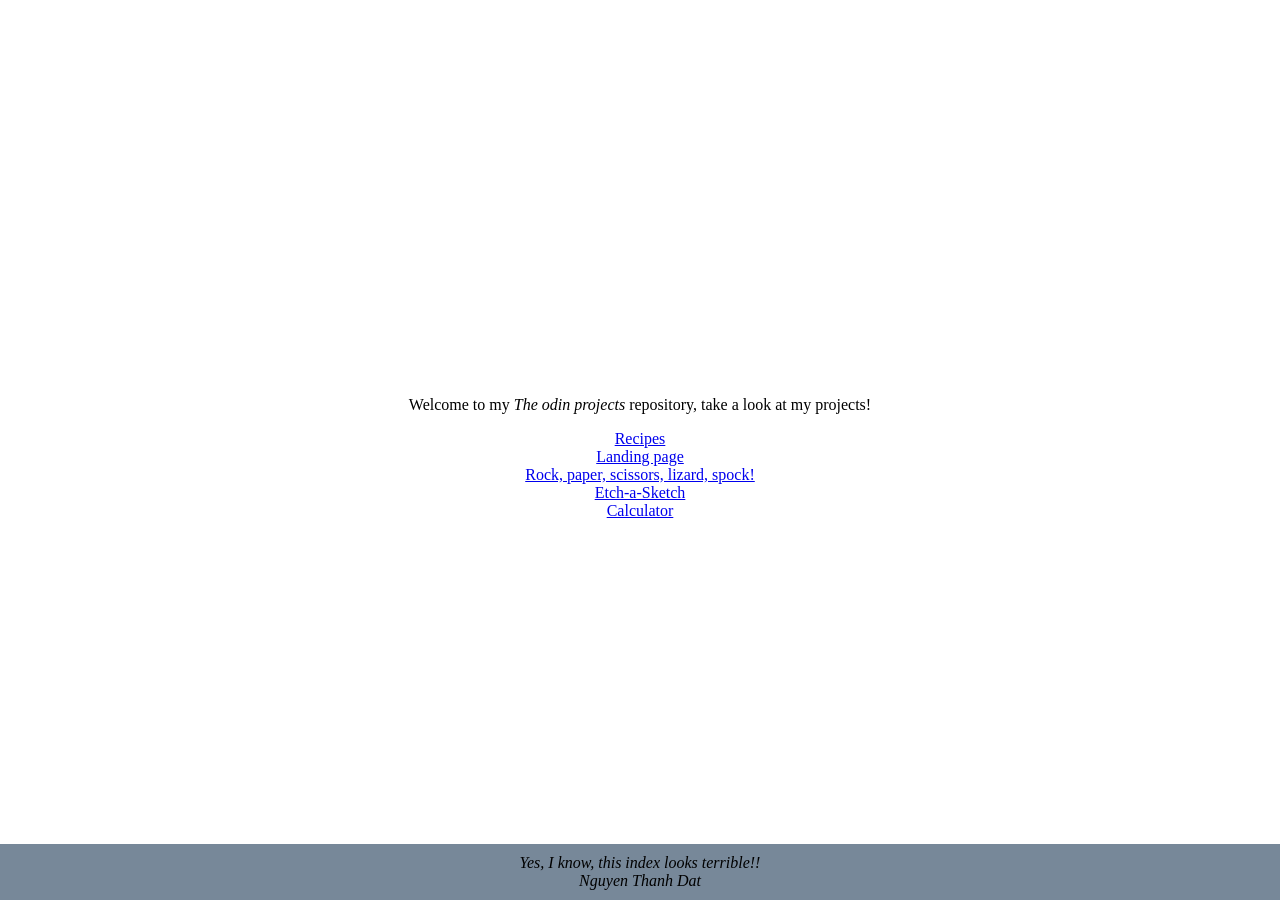
<file: index.html>
<!DOCTYPE html>
<html lang="en">
    <head>
        <meta charset="UTF-8">
        <title>The Odin Project Repository</title>
        
        <link rel="stylesheet" href="styles.css">
    </head>

    <body>
        <div id="container">
            <p>Welcome to my <em>The odin projects</em> repository, take a look at my projects!</p>

            <a href="01-recipes/index.html">Recipes</a>
            <a href="02-landing-page/index.html">Landing page</a>
            <a href="03-rock-paper-scissors-lizard-spock/index.html">Rock, paper, scissors, lizard, spock!</a>
            <a href="04-etch-a-sketch/index.html">Etch-a-Sketch</a>
            <a href="05-calculator/index.html">Calculator</a>
        </div>

        <footer>
            <div id="footer-container">
                <div><em>Yes, I know, this index looks terrible!!</em></div>
                <div><em>Nguyen Thanh Dat</em></div>
            </div>
        </footer>
    </body>
</html>
</file>
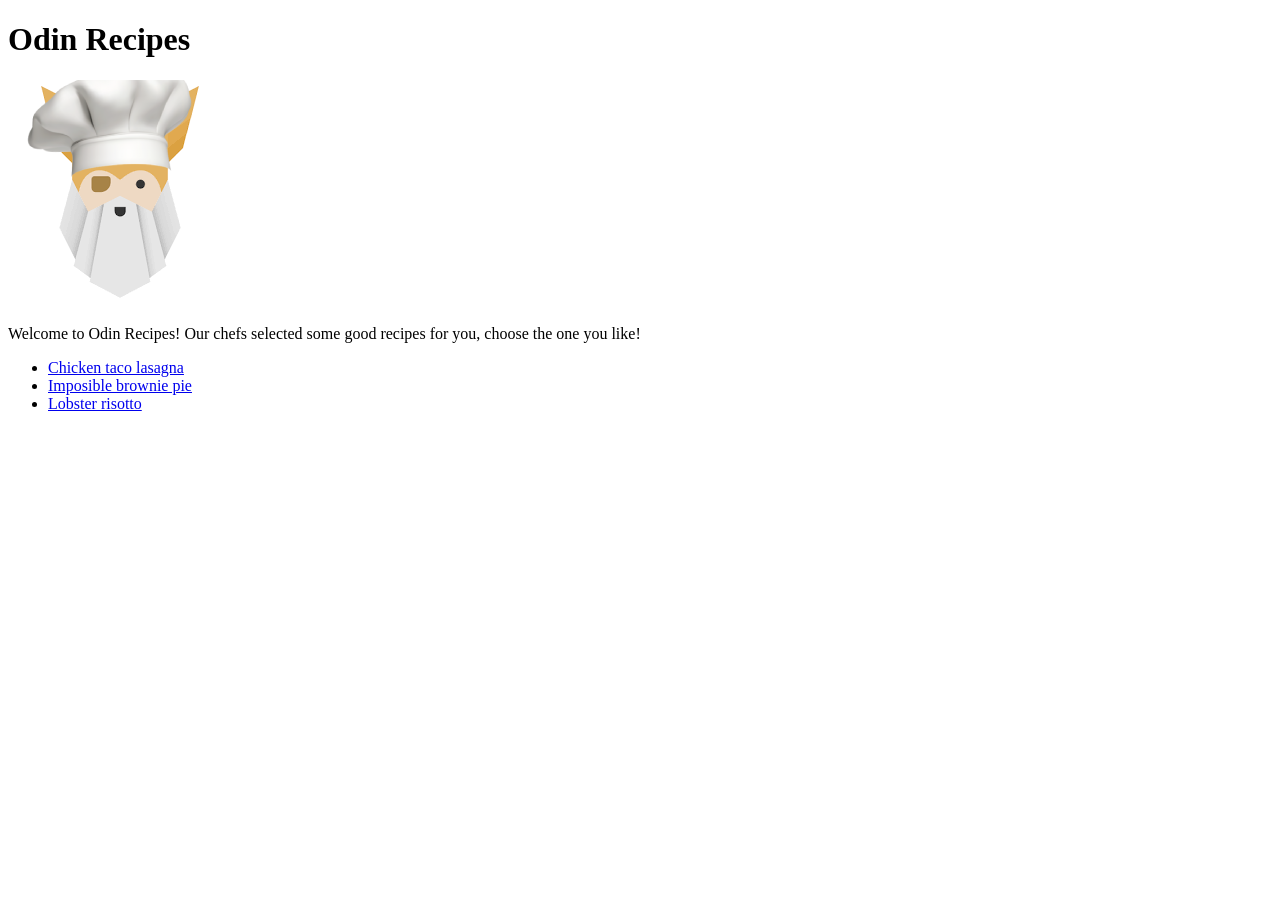
<file: 01-recipes/index.html>
<!DOCTYPE html>
<html lang="en">
    <head>
        <meta charset="UTF-8">
        <title>Odin Recipes</title>
    </head>
    <body>
        <h1>Odin Recipes</h1>

        <img src="logo.png">
        <p>Welcome to Odin Recipes! Our chefs selected some good recipes for you, choose the one you like!</p>

        <ul>
            <li><a href="recipes/lasagna.html">Chicken taco lasagna</a></li>
            <li><a href="recipes/brownie-pie.html">Imposible brownie pie</a></li>
            <li><a href="recipes/risotto.html">Lobster risotto</a></li>
        </ul>
    </body>
</html>
</file>
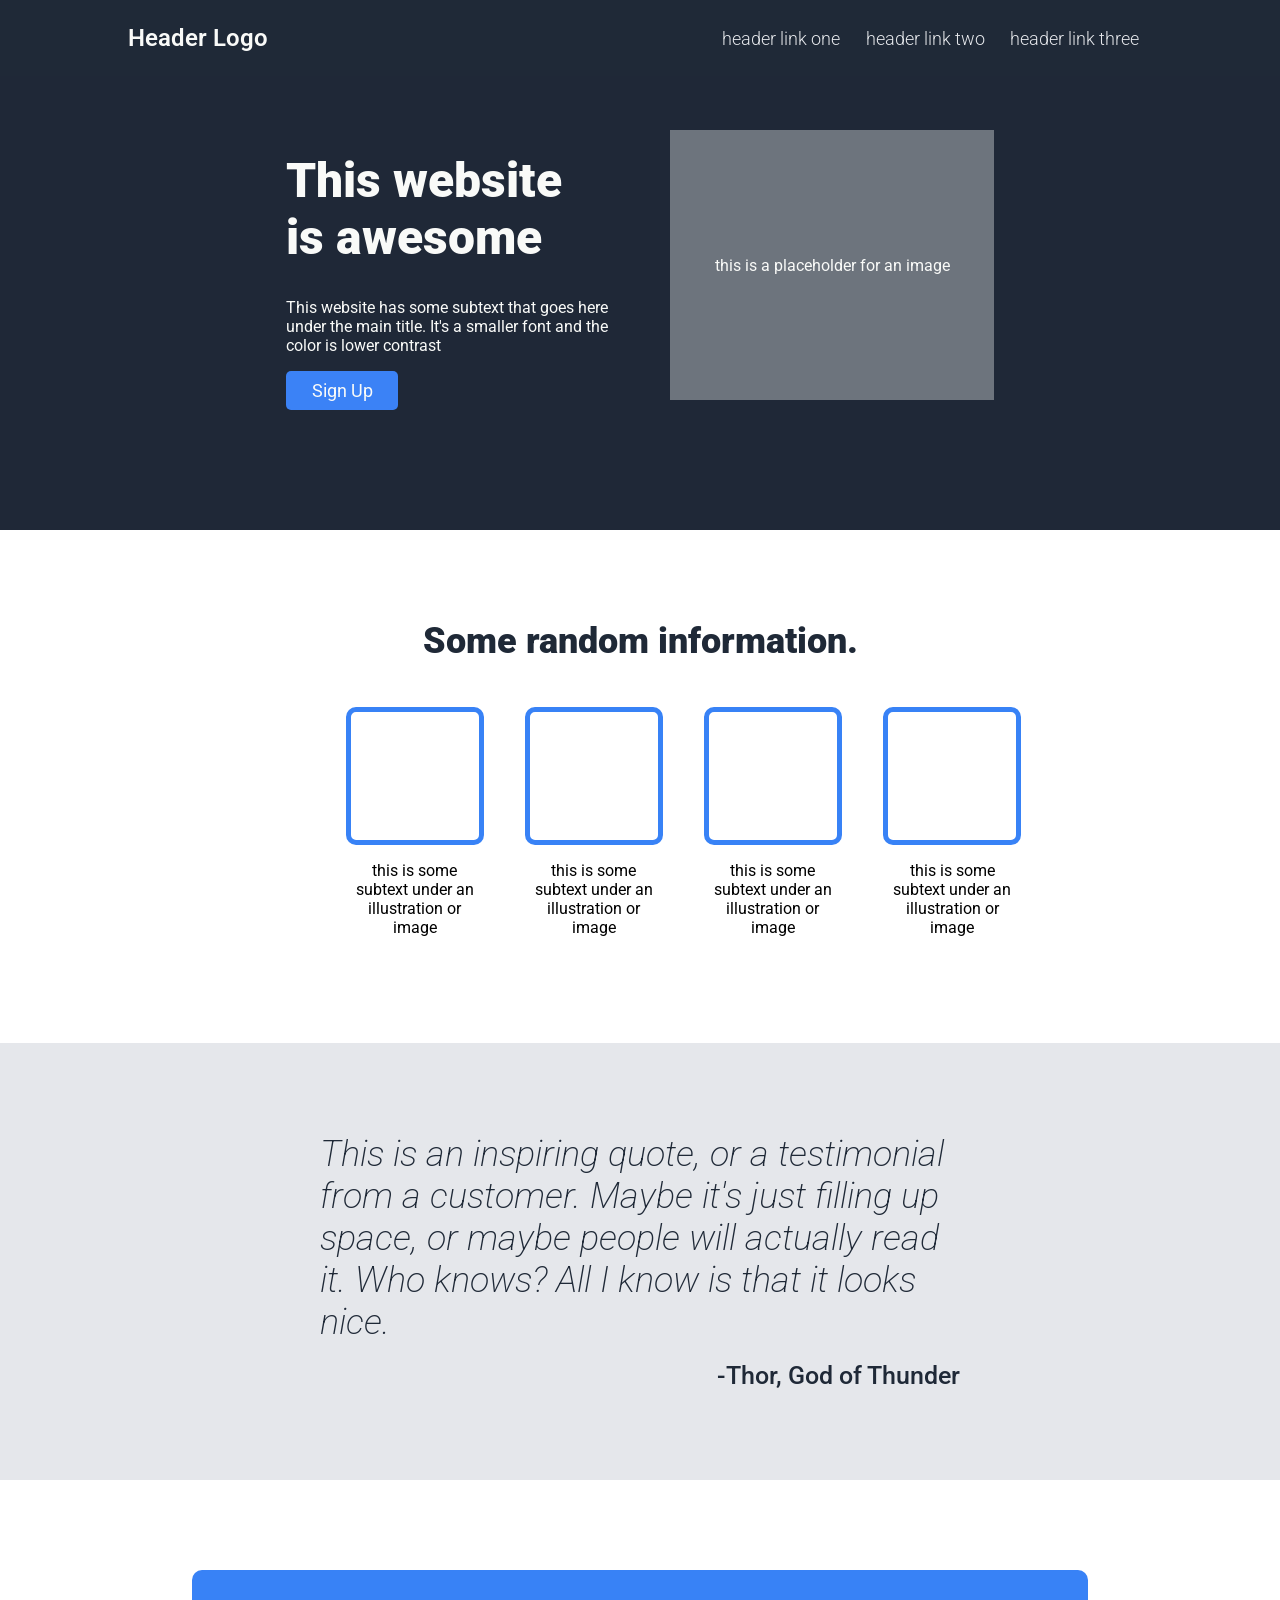
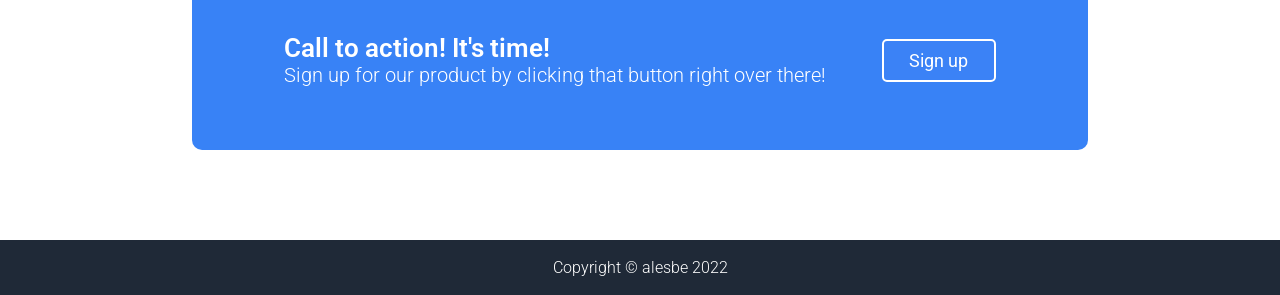
<file: 02-landing-page/index.html>
<!DOCTYPE html>
<html lang="en">
    <head>
        <meta charset="UTF-8">
        <title>Landing page</title>

        <link rel="stylesheet" href="styles.css">
    </head>
    <body>
        <div id="navbar-container">
            <div id="navbar">
                <div id="navbar__logo">
                    <p>Header Logo</p>
                </div>
    
                <div class="navbar__items">
                    <div class="navbar__item">
                        <a>header link one</a>
                    </div>
        
                    <div class="navbar__item">
                        <a>header link two</a>
                    </div>
        
                    <div class="navbar__item">
                        <a>header link three</a>
                    </div>
                </div>
            </div>
        </div>

        <div class="wrapper" id="sect-1">
            <div id="sect-1__text-container" class="sect-1__item">
                <h1>This website is awesome</h1>
                <p>
                    This website has some subtext that goes
                    here under the main title. It's a smaller font
                    and the color is lower contrast
                </p>
                <div class="button button--sect-1"><p>Sign Up</p></div>
            </div>

            <div id="sect-1__placeholder" class="sect-1__item">
                <p>this is a placeholder for an image</p>
            </div>
        </div>
        
        <div class="wrapper" id="sect-2">
            <h2 id="sect-2__title">Some random information.</h2>

            <div id="sect-2__container">
                <div class="sect-2__card">
                    <div class="sect-2__card__image-container"><img></div>
                    <div class="sect-2__card__text"><p>
                        this is some subtext under an illustration or image
                    </p></div>
                </div>

                <div class="sect-2__card">
                    <div class="sect-2__card__image-container"><img></div>
                    <div class="sect-2__card__text"><p>
                        this is some subtext under an illustration or image
                    </p></div>
                </div>

                <div class="sect-2__card">
                    <div class="sect-2__card__image-container"><img></div>
                    <div class="sect-2__card__text"><p>
                        this is some subtext under an illustration or image
                    </p></div>
                </div>

                <div class="sect-2__card">
                    <div class="sect-2__card__image-container"><img></div>
                    <div class="sect-2__card__text"><p>
                        this is some subtext under an illustration or image
                    </p></div>
                </div>
            </div>
        </div>

        <div class="wrapper" id="sect-3">
            <div id="sect-3__container">
                <p id="sect-3__quote">
                    This is an inspiring quote, or a testimonial from a customer. Maybe it's just
                    filling up space, or maybe people will actually read it. Who knows? All I know is
                    that it looks nice.
                </p>
                <p id="sect-3__author">-Thor, God of Thunder</p>
            </div>
        </div>

        <div class="wrapper" id="sect-4">
            <div id="sect-4__cta">
                <div id="sect-4__cta__text-container">
                    <p id="sect-4__cta__title">
                        Call to action! It's time!
                    </p>
                    <p id="sect-4__cta__description">
                        Sign up for our product by clicking that button right over there!
                    </p>
                </div>

                <div class="button button--sect-4">
                    <p>Sign up</p>
                </div>
            </div>
        </div>

        <div id="footer">
            <p>Copyright © alesbe 2022</p>
        </div>
    </body>
</html>
</file>
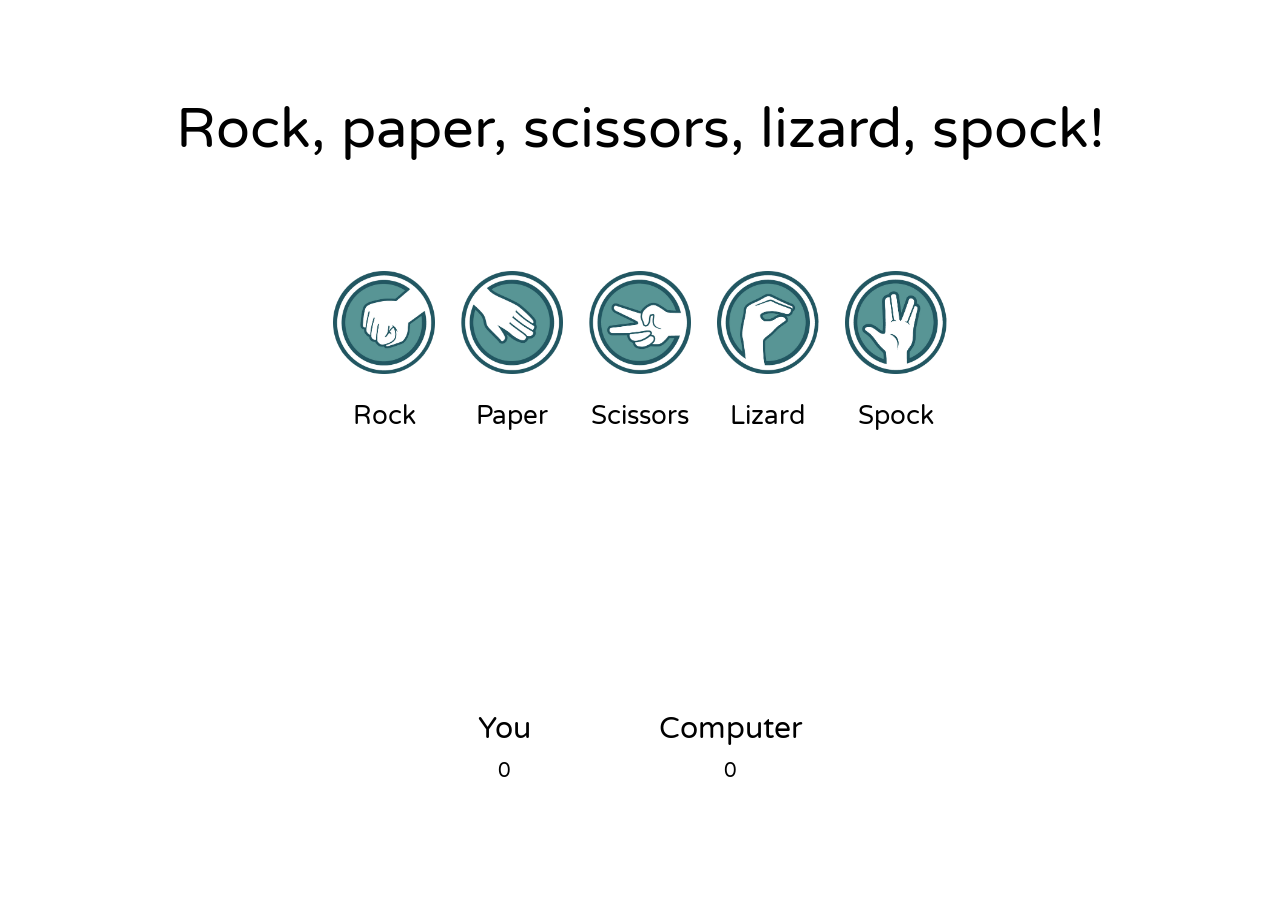
<file: 03-rock-paper-scissors-lizard-spock/index.html>
<!DOCTYPE html>
<html lang="en">
    <head>
        <meta charset="UTF-8">
        <title>Rock, paper, scissors, lizard, spock!</title>
        
        <link rel="stylesheet" href="styles.css">
    </head>

    <body>
        <div id="wrapper">
            <p id="title">Rock, paper, scissors, lizard, spock!</p>

            <div id="options">
                <div class="option" id="rock-container" onclick="playerChoose('rock')">
                    <div class="option__image">
                        <img src="images/rock.png">
                    </div>
                    <p class="option__text">Rock</p>
                </div>

                <div class="option" id="paper-container" onclick="playerChoose('paper')">
                    <div class="option__image">
                        <img src="images/paper.png">
                    </div>
                    <p class="option__text">Paper</p>
                </div>

                <div class="option" id="scissors-container" onclick="playerChoose('scissors')">
                    <div class="option__image">
                        <img src="images/scissors.png">
                    </div>
                    <p class="option__text">Scissors</p>
                </div>

                <div class="option" id="lizard-container" onclick="playerChoose('lizard')">
                    <div class="option__image">
                        <img src="images/lizard.png">
                    </div>
                    <p class="option__text">Lizard</p>
                </div>

                <div class="option" id="spock-container" onclick="playerChoose('spock')">
                    <div class="option__image">
                        <img src="images/spock.png">
                    </div>
                    <p class="option__text">Spock</p>
                </div>
            </div>

            <div id="result__wrapper">
                <p id="result__text">Oh no! Rock crushes lizard!</p>
            </div>

            <div id="score__wrapper">
                <div class="score__container">
                    <p class="score__title">You</p>
                    <p class="score__points" id="score-player">0</p>
                </div>

                <div class="score__container">
                    <p class="score__title">Computer</p>
                    <p class="score__points" id="score-computer">0</p>
                </div>
            </div>

        </div>

        <script src="script.js"></script>
    </body>
</html>
</file>
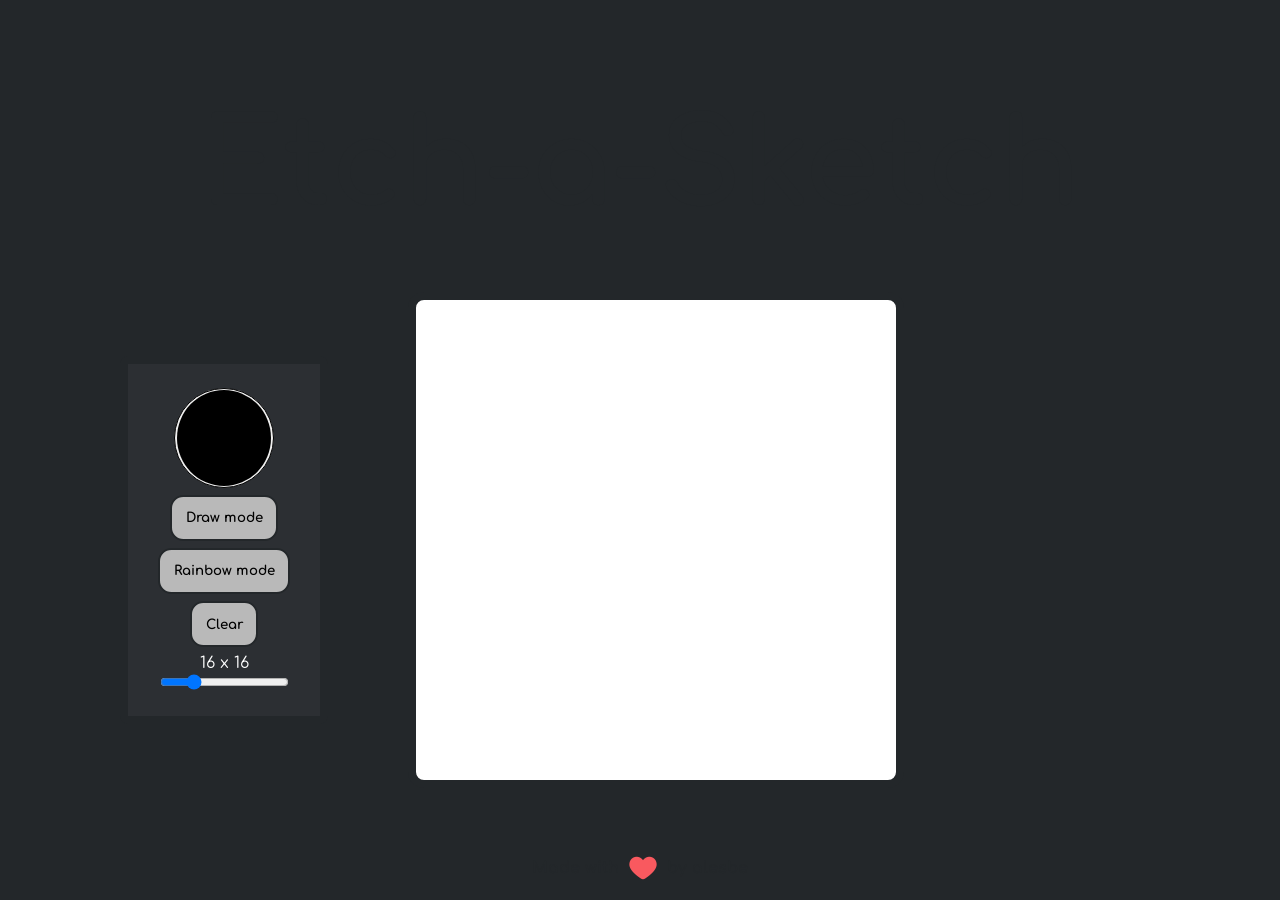
<file: 04-etch-a-sketch/index.html>
<!DOCTYPE html>
<html lang="en">
    <head>
        <meta charset="UTF-8">
        <title>Etch-a-Sketch</title>
        
        <link rel="stylesheet" href="styles.css">
    </head>

    <body>
        <header>
            <p id="title">Etch-a-Sketch</p>
        </header>
        
        <main>
            <div id="settings__container">
                <input type="color" id="color__input">
                <button id="draw-mode__button" class="button--unselected">Draw mode</button>
                <button id="rainbow-mode__button" class="button--unselected">Rainbow mode</button>
                <button id="clear__button" class="button--unselected">Clear</button>
                <div id="grid-size__container">
                    <p id="grid-size__text">16 x 16</p>
                    <input type="range" id="grid-size__input" value="16" min="1" max="64">
                </div>
            </div>
    
            <div id="grid__container">
                
            </div>
        </main>

        <footer>
            <div id="footer-container">
                <p>Made with </p><img src="heart.png" id="heart"><p> by <a href="https://github.com/alesbe">alesbe</a></p>
            </div>
        </footer>
            
        <script src="script.js"></script>
    </body>
</html>
</file>
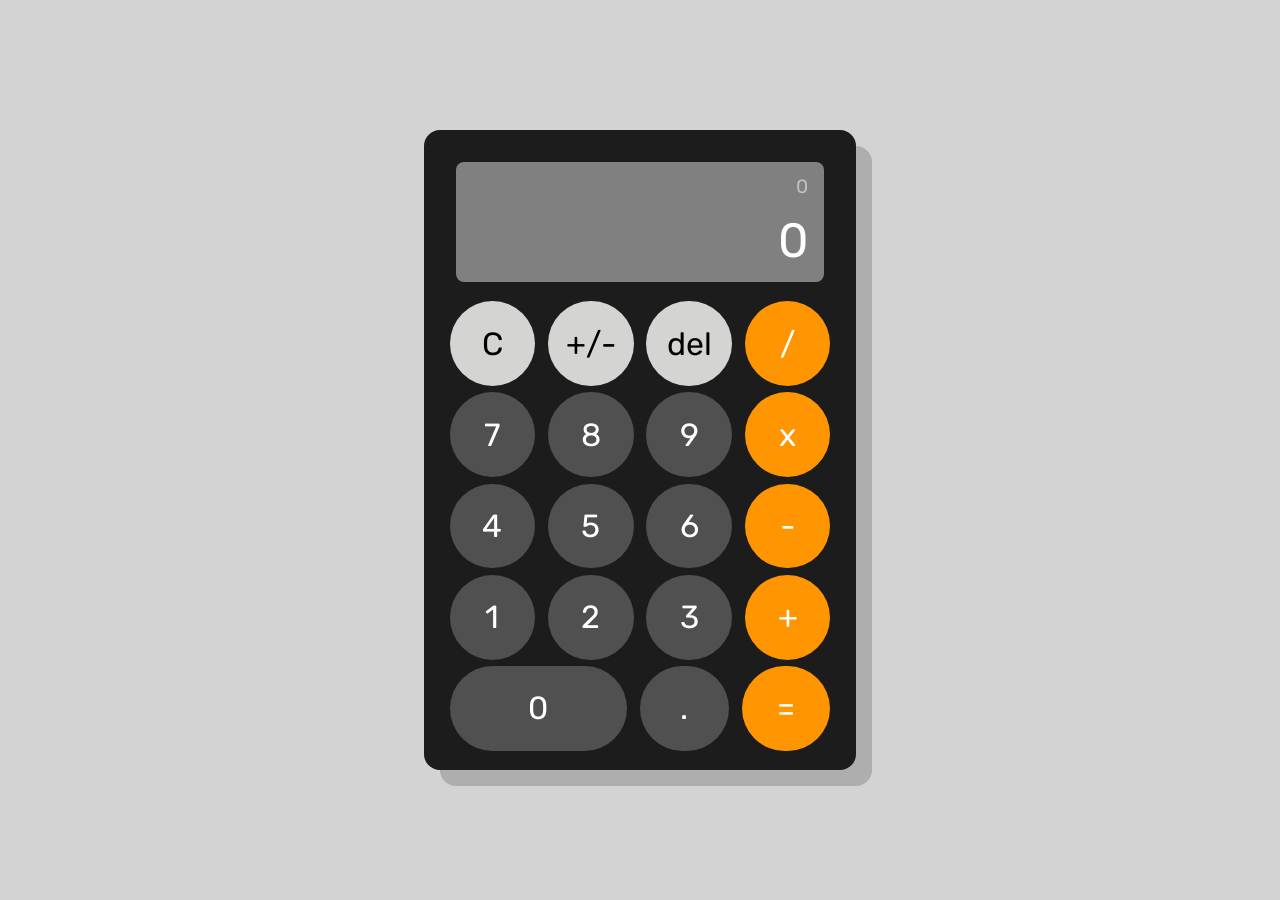
<file: 05-calculator/index.html>
<!DOCTYPE html>
<html lang="en">
    <head>
        <meta charset="UTF-8">
        <title>Calculator</title>
        
        <link rel="stylesheet" href="styles.css">
    </head>
    
    <body>
        <div id="calculator__container">
            <div id="display">
                <p id="result__small">0</p>
                <p id="result__big">0</p>
            </div>

            <div id="button__container">
                <div class="button__row">
                    <div class="button button--light-grey" id="btn__C"><p>C</p></div>
                    <div class="button button--light-grey" id="btn__sign"><p>+/-</p></div>
                    <div class="button button--light-grey" id="btn__del"><p>del</p></div>
                    <div class="button button--orange" id="btn__/"><p>/</p></div>
                </div>

                <div class="button__row">
                    <div class="button button--dark-grey" id="btn__7"><p>7</p></div>
                    <div class="button button--dark-grey" id="btn__8"><p>8</p></div>
                    <div class="button button--dark-grey" id="btn__9"><p>9</p></div>
                    <div class="button button--orange" id="btn__x"><p>x</p></div>
                </div>

                <div class="button__row">
                    <div class="button button--dark-grey" id="btn__4"><p>4</p></div>
                    <div class="button button--dark-grey" id="btn__5"><p>5</p></div>
                    <div class="button button--dark-grey" id="btn__6"><p>6</p></div>
                    <div class="button button--orange" id="btn__-"><p>-</p></div>
                </div>
                
                <div class="button__row">
                    <div class="button button--dark-grey" id="btn__1"><p>1</p></div>
                    <div class="button button--dark-grey" id="btn__2"><p>2</p></div>
                    <div class="button button--dark-grey" id="btn__3"><p>3</p></div>
                    <div class="button button--orange" id="btn__+"><p>+</p></div>
                </div>
                
                <div class="button__row">
                    <div class="button button--dark-grey" id="btn__0"><p>0</p></div>
                    <div class="button button--dark-grey" id="btn__."><p>.</p></div>
                    <div class="button button--orange" id="btn__="><p>=</p></div>
                </div>
            </div>
        </div>

        <script src="script.js"></script>
    </body>
</html>
</file>
<file: styles.css>
body {
    margin: 0;
    padding: 0;
}

#container {
    display: flex;
    height: 100vh;
    justify-content: center;
    align-items: center;
    flex-direction: column;
}

footer {
    position: absolute;
    bottom: 0;
    left: 0;
    right: 0;
    background-color:lightslategrey;
}

#footer-container {
    display: flex;
    justify-content: center;
    align-items: center;
    flex-direction: column;
    padding-bottom: 10px;
    padding-top: 10px;
}
</file>
<file: 02-landing-page/styles.css>
@import url('https://fonts.googleapis.com/css2?family=Roboto:ital,wght@0,100;0,300;0,400;0,500;0,700;0,900;1,100;1,300;1,400;1,500;1,700;1,900&display=swap');

/* Global */
body {
    font-family: 'Roboto', sans-serif;

    margin: 0;
    padding: 0;
}

/* Components */
.button {
    display: flex;
    align-items: center;
    justify-content: center;
    background-color: #3B82F6;
    width: fit-content;
    border-radius: 5px;
    padding-left: 2vw;
    padding-right: 2vw;
    padding-top: 1vh;
    padding-bottom: 1vh;
    transition: transform 0.2s;
}
.button:hover {
    transform: scale(1.05);
    cursor: pointer;
}

.button > p {
    margin: 0;
    font-size: 18px;
}
.button--sect-4 {
    border: 2px solid white;
    width: fit-content;
    height: fit-content;
    color: white;
}

/* Navbar */
#navbar-container {
    position: fixed;
    width: 100%;
}

#navbar {
    display: flex;
    align-items: center;
    justify-content: space-between;

    background-color: #1F2937;

    padding-left: 10vw;
    padding-right: 10vw;
}

#navbar__logo {
    font-size: 24px;
    color: #F9FAF8;
    font-weight: 600;
}

.navbar__items {
    display: flex;
}

.navbar__item {
    font-size: 18px;
    color: #E5E7EB;
    font-weight: 300;
    padding-left: 1vw;
    padding-right: 1vw;
    transition: transform 0.2s;
}
.navbar__item:hover {
    transform: scale(1.1);
    cursor: pointer;
}

/* Sections */
#sect-1 {
    background-color: #1F2837;
    display: flex;
    align-items: center;
    justify-content: center;
    padding-left: 20vw;
    padding-right: 20vw;
    padding-top: 10vh;
    padding-bottom: 10vh;
}
.sect-1__item {
    width: 100%;
    margin: 30px;
}
#sect-1__text-container {
    color: #F9FAF8;
}
#sect-1__text-container > h1 {
    font-size: 48px;
    font-weight: 900;
    color: #F9FAF8;
}
#sect-1__placeholder {
    height:30vh;
    display: flex;
    justify-content: center;
    align-items: center;
    color:#F9FAF8;
    background-color: #6D747D;
}

#sect-2 {
    display: flex;
    flex-direction: column;
    align-items: center;
}
#sect-2__title {
    font-size: 36px;
    font-weight: 900;
    color: #1F2937;
    margin-top: 10vh;
    margin-bottom: 5vh;
}
#sect-2__container {
    display: flex;
    justify-content: space-evenly;
    width: 50%;
    align-items: center;
    margin-bottom: 10vh;
}
.sect-2__card {
    display: flex;
    align-items: center;
    flex-direction: column;
    flex-wrap: wrap;
    width: 10vw;
    margin-left: 2vw;
    margin-right: 2vw;
}
.sect-2__card__image-container{
    border: 5px solid #3882F6;
    border-radius: 10px;
    height: 10vw;
    width: 10vw;
}
.sect-2__card__text{
    display: flex;
    flex-wrap: wrap;
    text-align: center;
}

#sect-3 {
    background-color: #E5E7EB;
    display: flex;
    justify-content: center;
    align-items: center;
}
#sect-3__container {
    display: flex;
    flex-direction: column;
    width: 50%;
    margin-top: 10vh;
    margin-bottom: 10vh;
}
#sect-3__quote {
    font-size: 36px;
    font-weight: 200;
    font-style: italic;
    color: #1F2937;
    margin: 0;
}
#sect-3__author {
    align-self: flex-end;
    font-size: 25px;
    font-weight: 500;
    color: #1F2937;
    margin: 0;
    margin-top: 2vh;
}

#sect-4 {
    display: flex;
    flex-direction: column;
    align-items: center;
    justify-content: center;
}
#sect-4__cta {
    display: flex;
    justify-content: space-around;
    align-items: center;
    padding-top: 5vh;
    padding-bottom: 5vh;
    padding-left: 5vw;
    padding-right: 5vw;
    margin-top: 10vh;
    margin-bottom: 10vh;
    border-radius: 10px;
    width: 60%;
    height: 10vh;
    background-color: #3882F6;
}
#sect-4__cta__text-container {
    display: flex;
    flex-direction: column;
    justify-content: center;
    color: white;
}
#sect-4__cta__title {
    padding: 0;
    margin: 0;
    font-weight: 600;
    font-size: 26px;
}
#sect-4__cta__description {
    padding: 0;
    margin: 0;
    font-size: 20px;
    font-weight: 300;
}

#footer {
    background-color: #1F2937;
    display: flex;
    align-items: center;
    justify-content: center;
}
#footer > p {
    color: white;
    margin: 0;
    font-weight: 300;
    padding-top: 2vh;
    padding-bottom: 2vh;
}
</file>
<file: 03-rock-paper-scissors-lizard-spock/styles.css>
@import url('https://fonts.googleapis.com/css2?family=Varela+Round&display=swap');

body {
    font-family: 'Varela Round', sans-serif;
    margin: 0;
    padding: 0;
}

/* Main wrapper */
#wrapper {
    display: flex;
    flex-direction: column;
    align-items: center;
    justify-content: space-evenly;
    width: 100vw;
    height: 100vh;
    transition: 0.3s;
}

/* Title */
#title {
    font-size: 56px;
}

/* Option cards */
#options {
    display: flex;
}
.option {
    display: flex;
    flex-direction: column;
    align-items: center;
    justify-content: center;
    margin: 1vw;
    transition: transform 0.2s;
}
.option:hover {
    transform: scale(1.2);
    cursor: pointer;
}
.option__image {
    display: flex;
    align-items: center;
    justify-content: center;
}
.option__image > img {
    height: 8vw;
    width: 8vw;
}
.option__text {
    display: flex;
    align-items: center;
    justify-content: center;
    font-size: 26px;
}

/* Result */
#result__wrapper {
    visibility: hidden;
    display: flex;
    font-size: 30px;
    font-weight: bold;
}

/* Score */
#score__wrapper {
    display: flex;
    flex-direction: row;
    align-items: center;
    justify-content: center;
}
.score__container {
    display: flex;
    flex-direction: column;
    align-items: center;
    justify-content: center;
    padding: 5vw;
}
.score__title {
    font-size: 30px;
    padding: 0;
    margin: 0;
}
.score__points {
    font-size: 20px;
    padding: 0;
    margin: 1vw;
}
</file>
<file: 04-etch-a-sketch/styles.css>
@import url('https://fonts.googleapis.com/css2?family=Comfortaa:wght@300;400;500;600;700&display=swap');

/* Global */
body {
    padding: 0;
    margin: 0;
    background-color: #23272a;
    font-family: 'Comfortaa', cursive;
    animation: background-change 30s infinite;
}
@keyframes background-change {
    0% {background-color: #7289DA;}
    25% {background-color: #b9b9b9;}
    50% {background-color: #404449}
    75% {background-color: #b9b9b9;}
    100% {background-color: #7289DA;}
}
header {
    display: flex;
    align-items: center;
    justify-content: center;
    height: 20vh;
    padding: 1em;
}
main {
    display: flex;
    align-items: center;
    justify-content: flex-start;
    gap: 5em;
    max-width: 65em;
    margin: 5em auto;
}
footer {
    position: absolute;
    bottom: 0;
    left: 0;
    right: 0;
}
#footer-container {
    display: flex;
    flex-direction: row;
    justify-content: center;
    align-items: center;
    padding-bottom: 0.5em;
    padding-top: 0.5em;
}
#footer-container > p {
    margin: 0;
    padding: 0;
    font-weight: 700;
    color: #23272A;
}
#footer-container > p > a {
    color: #23272A;
}
#heart {
    animation: beat 1.5s infinite;
    max-width: 2em;
    margin: 0.5em;
}
@keyframes beat {
    0% {transform: scale(1);}
    25% {transform: scale(1.2);}
    50% {transform: scale(1.1);}
    75% {transform: scale(1.3);}
}

/* Header */
#title {
    padding: 0;
    margin: 0;
    padding-top: 1em;
    color: #23272A;
    font-size: 120px;
    font-weight: 700;
}

/* Settings */
#settings__container {
    display: flex;
    flex-direction: column;
    justify-content: space-evenly;
    align-items: center;
    background-color: #2c2f33;
    width: 10em;
    height: 20em;
    padding: 1em;
    border: 0.5em solid #23272a;
    border-radius: 0.5em;
    overflow: hidden;
}

button {
    padding: 1em;
    border: 0.2em solid #23272a;
    border-radius: 1em;
    font-family: 'Comfortaa', cursive;
    font-weight: bold;
    background-color: #b9b9b9;
    transition: transform 0.1s;
}
button:hover {
    transform: scale(1.1);
}
.button--selected {
    background-color: #54be46;
}

input[type=color] {
    width: 100px;
    height: 100px; 
    border-radius: 50%;
    overflow: hidden;
}
input[type=color]::-webkit-color-swatch {
  border: none;
  border-radius: 50%;
  padding: 0;
}
input[type=color]::-webkit-color-swatch-wrapper {
    border: none;
    border-radius: 50%;
    padding: 0;
}
#grid-size__container {
    display: flex;
    flex-direction: column;
    align-items: center;
    justify-content: center;
}
#grid-size__container > p {
    color: white;
    margin: 0;
    padding: 0;
}
/* Grid */
#grid__container {
    display: grid;
    grid-template-columns: repeat(4, 1fr);
    grid-template-rows: repeat(4, 1fr);
    width: 30em;
    height: 30em;
    border: 0.5em solid #23272A;
    background-color: #FFFFFF;
    border-radius: 1em;
    overflow: hidden;
}
.grid__item:hover {
    cursor: crosshair;
}
</file>
<file: 05-calculator/styles.css>
@import url('https://fonts.googleapis.com/css2?family=Rubik:ital,wght@0,300;0,400;0,500;0,600;0,700;0,800;0,900;1,300;1,400;1,500;1,600;1,700;1,800;1,900&display=swap');

body {
    height: 100vh;
    margin: 0;
    padding: 0;
    display: flex;
    align-items: center;
    justify-content: center;
    font-family: 'Rubik', sans-serif;
    background-color: lightgrey;

    /* Disable select text */
    -webkit-user-select: none;
    -khtml-user-select: none;
    -moz-user-select: none;
    -ms-user-select: none;
    -o-user-select: none;
    user-select: none;
}
p {
    margin: 0;
    padding: 0;
}

#calculator__container {
    display: flex;
    flex-direction: column;
    width: 25em;
    height: 38em;
    background-color: #1C1C1C;
    padding: 1em;
    border-radius: 1em;
    box-shadow: 1em 1em rgba(28, 28, 28, 0.2);
}
#display {
    background-color: grey;
    display: flex;
    flex-direction: column;
    justify-content: space-evenly;
    padding-right: 1em;
    padding-left: 1em;
    color: white;
    border-radius: 0.5em;
    align-items: flex-end;
    height: 10em;
    margin: 1em;
}
#display:hover {
    cursor: default;
}
#result__small {
    font-size: 1.2em;
    color: rgba(255, 255, 255, 0.5);
}
#result__big {
    font-size: 3em;
}
#button__container {
    display: flex;
    flex-direction: column;
    justify-content: space-between;
    height: 100%;
}
.button__row {
    display: flex;
    flex-direction: row;
    justify-content: space-between;
    align-items: center;
    height: 100%;
    margin: 0.2em;
}
.button {
    display: flex;
    align-items: center;
    justify-content: center;
    height: 100%;
    width: 100%;
    margin: 0.2em;
    border-radius: 3em;
    font-size: 2em;
    color: white;
    transition: transform 0.1s;
}
.button:hover {
    cursor: pointer;
    transform: scale(1.05);
}
.button--orange {
    background-color: #FF9500;
}
.button--dark-grey {
    background-color: #505050;
}
.button--light-grey {
    color: black;
    background-color: #D4D4D2;
}

/* Last row */
#btn__0 {
    width: 200%;
}
</file>
